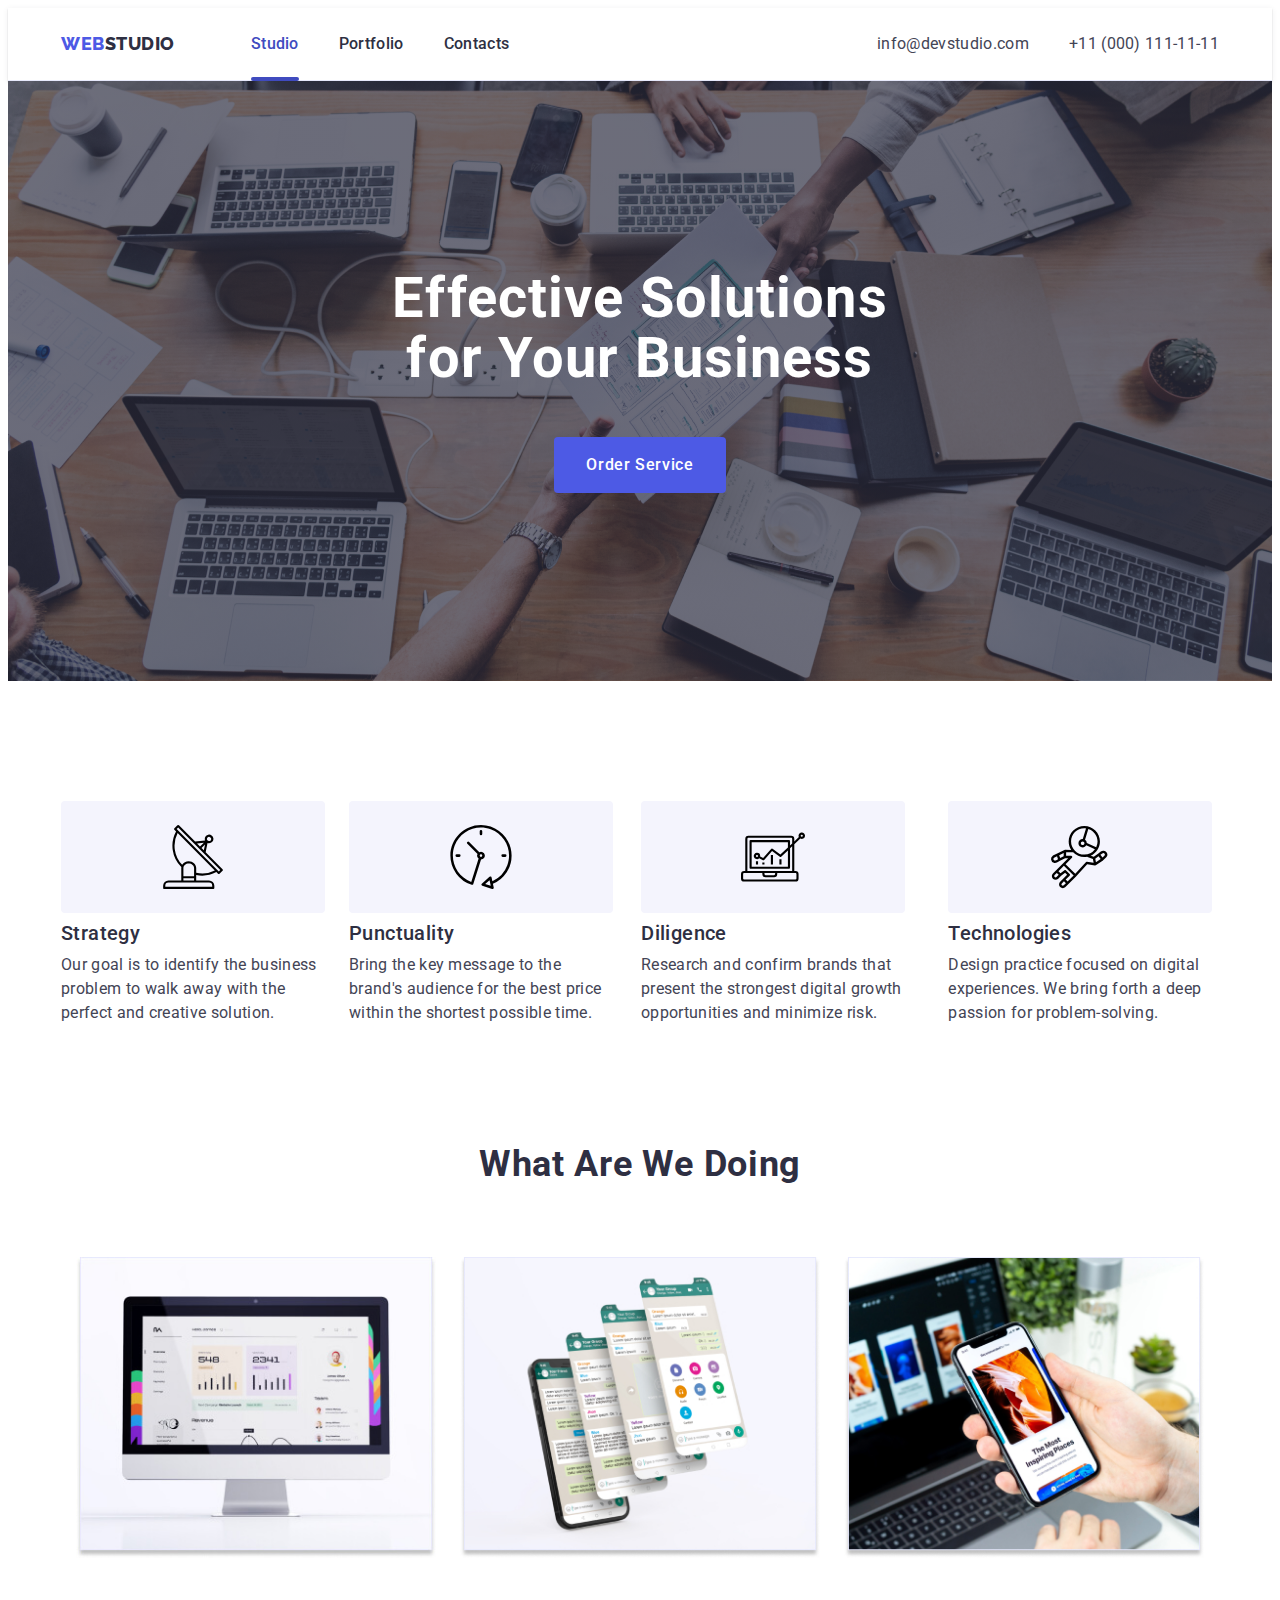
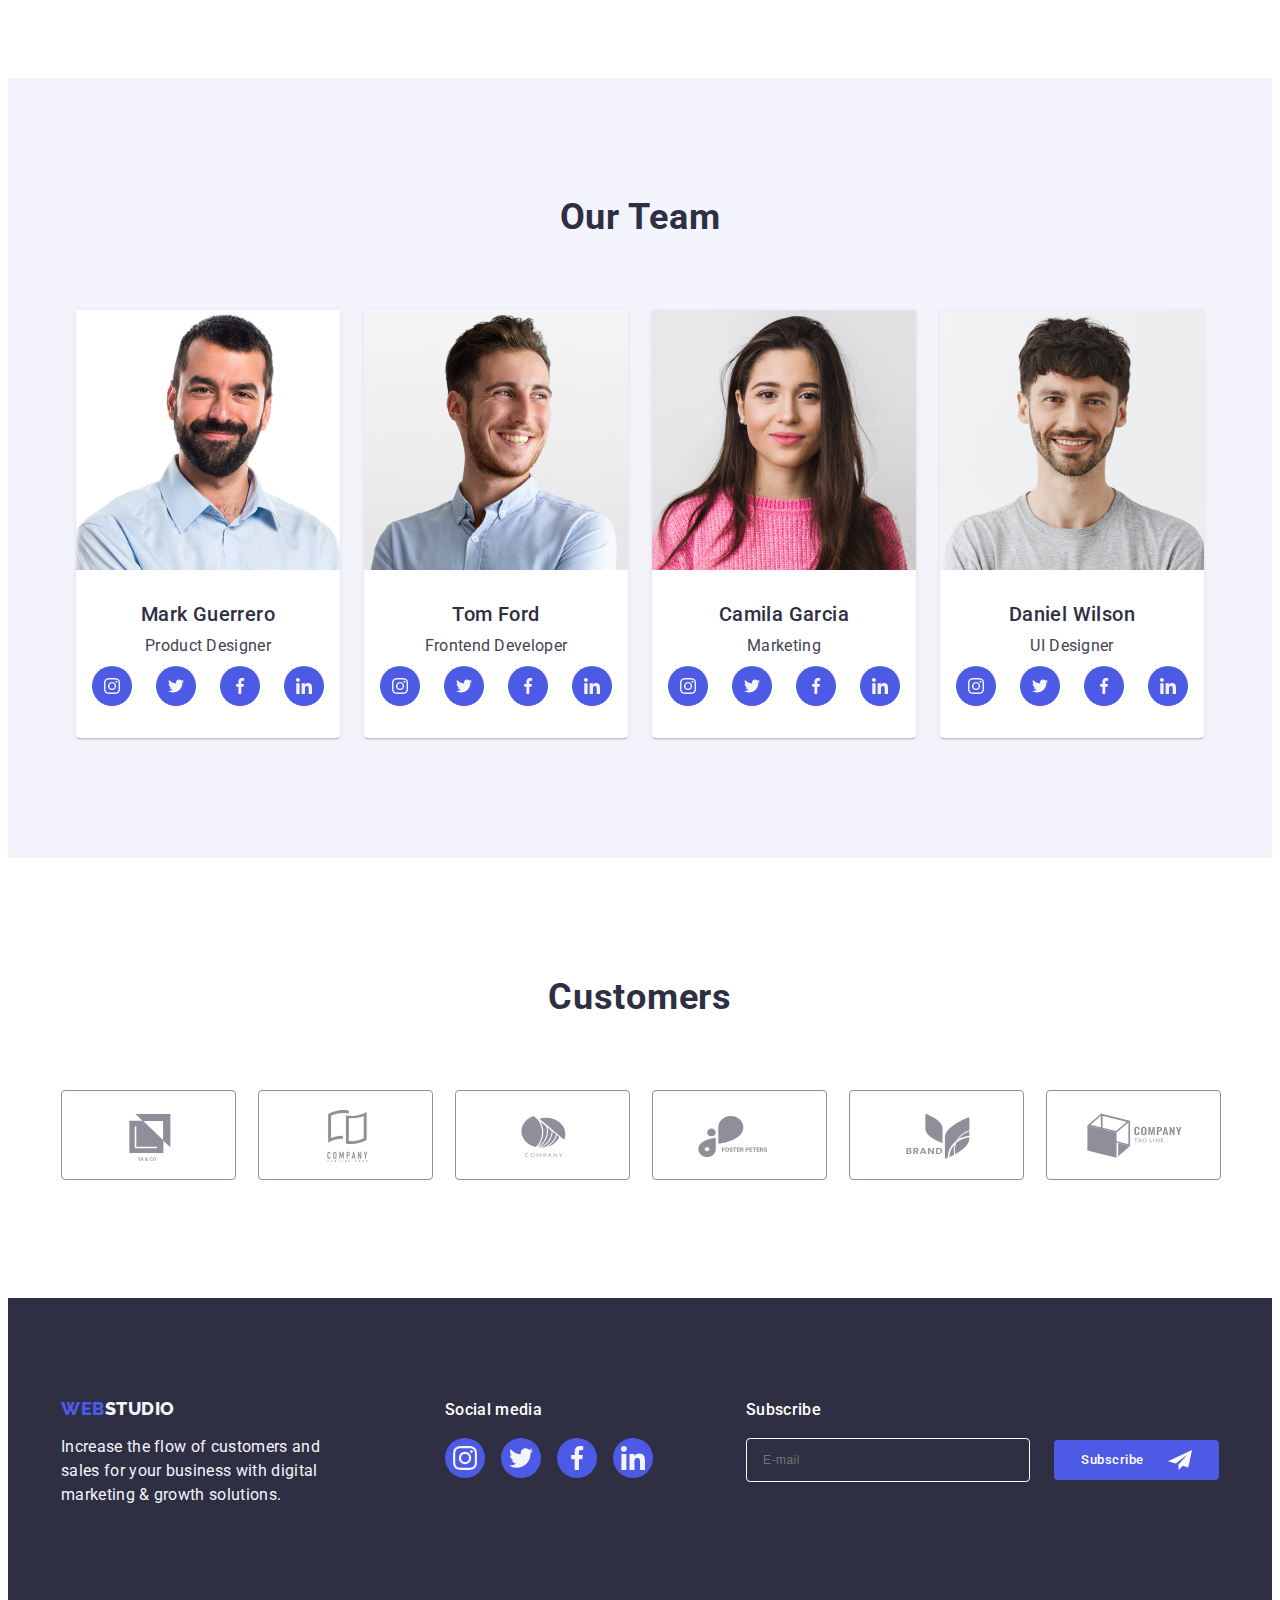
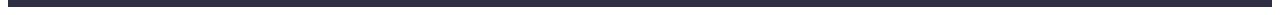
<file: index.html>
<!DOCTYPE html>

<html lang="en">

  <head>
    <meta charset="UTF-8" />
    <meta http-equiv="X-UA-Compatible" content="IE=edge" />
    <meta name="viewport" content="width=device-width, initial-scale=1.0" />
    <title>Webstudio</title>
    <link rel="stylesheet" href="https://cdnjs.cloudflare.com/ajax/libs/modern-normalize/1.1.0/modern-normalize.min.css"
      integrity="sha512-wpPYUAdjBVSE4KJnH1VR1HeZfpl1ub8YT/NKx4PuQ5NmX2tKuGu6U/JRp5y+Y8XG2tV+wKQpNHVUX03MfMFn9Q=="
      crossorigin="anonymous" referrerpolicy="no-referrer" />
    <link rel="preconnect" href="https://fonts.googleapis.com" />
    <link rel="preconnect" href="https://fonts.gstatic.com" crossorigin />
    <link href="https://fonts.googleapis.com/css2?family=Raleway:wght@800&family=Roboto:wght@400;500;700&display=swap"
      rel="stylesheet" />
    <link rel="stylesheet" href="./css/styles.css" />
  </head>

  <body>
    <header class="header">
      <div class="container header-container">
        <nav class="header-navigation">
          <a class="header-logo link" href="./index.html">
            Web <span class="logo-item">Studio</span></a>
          <ul class="header-list list">
            <li class="header-item">
              <a class="header-link link curent" href="./index.html">Studio</a>
            </li>
            <li class="header-item">
              <a class="header-link link" href="./portfolio.html">Portfolio</a>
            </li>
            <li class="header-item">
              <a class="header-link link" href="">Contacts</a>
            </li>
          </ul>
        </nav>
        <address class="header-address">
          <ul class="header-address-list list">
            <li>
              <a class="header-mail link" href="mailto:info@devstudio.com">info@devstudio.com</a>
            </li>
            <li>
              <a class="header-mail link" href="tel:+110001111111">+11 (000) 111-11-11</a>
            </li>
          </ul>
        </address>
      </div>
    </header>
    <main>
      <section class="hero">
        <div class="container">
          <h1 class="hero-main">Effective Solutions for Your Business</h1>
          <button class="hero-btn" data-modal-open type="button">Order Service</button>
        </div>
      </section>
      <section class="about section">
        <div class="container">
          <h2 class="about-name" hidden>features_</h2>
          <ul class="about-list list">
            <li class="about-item">
              <div class="about-page">
                <svg class="about-page-icon" width="64" height="64">
                  <use href="./images/icons.svg#icon-antenna"></use>
                </svg>
              </div>
              <h3 class="about-title">Strategy</h3>
              <p class="about-top-text top-text">
                Our goal is to identify the business problem to walk away with
                the perfect and creative solution.
              </p>
            </li>
            <li class="about-item">
              <div class="about-page">
                <svg class="about-page-icon" width="64" height="64">
                  <use href="./images/icons.svg#icon-clock"></use>
                </svg>
              </div>
              <h3 class="about-title">Punctuality</h3>
              <p class="about-top-text top-text">
                Bring the key message to the brand's audience for the best price
                within the shortest possible time.
              </p>
            </li>
            <li class="about-item">
              <div class="about-page">
                <svg class="about-page-icon" width="64" height="64">
                  <use href="./images/icons.svg#icon-diagram"></use>
                </svg>
              </div>
              <h3 class="about-title">Diligence</h3>
              <p class="about-top-text top-text">
                Research and confirm brands that present the strongest digital
                growth opportunities and minimize risk.
              </p>
            </li>
            <li class="about-item">
              <div class="about-page">
                <svg class="about-page-icon" width="64" height="64">
                  <use href="./images/icons.svg#icon-astronaut"></use>
                </svg>
              </div>
              <h3 class="about-title">Technologies</h3>
              <p class="about-top-text top-text">
                Design practice focused on digital experiences. We bring forth a
                deep passion for problem-solving.
              </p>
            </li>
          </ul>
        </div>
      </section>
      <section class="pictures-section">
        <div class="container">
          <h2 class="pictures-title">What are we doing</h2>
          <ul class="pictures-list list">
            <li class="pictures-item">
              <img src="./images/img1.jpg" alt="computer" width="360" />
            </li>
            <li class="pictures-item">
              <img src="./images/img2.jpg" alt="phone" width="360" />
            </li>
            <li class="pictures-item">
              <img src="./images/img3.jpg" alt="phone and computer" width="360" />
            </li>
          </ul>
        </div>
      </section>
      <section class="team section">
        <div class="container">
          <h2 class="team-title">Our Team</h2>
          <ul class="team-list list">
            <li class="team-item">
              <img src="./images/img.jpg" alt="Mark Guerrero" width="264" />
              <div class="team-description">
                <h3 class="team-top-text">Mark Guerrero</h3>
                <p class="team-text top-text">Product Designer</p>
                <ul class="team-soc-list list">
                  <li class="team-soc-item">
                    <a href="" class="team-soc-link link">
                      <svg class="team-soc-icon" width="16" height="16">
                        <use href="./images/icons.svg#icon-instagram"></use>
                      </svg>
                    </a>
                  </li>
                  <li class="team-soc-item">
                    <a href="" class="team-soc-link link">
                      <svg class="team-soc-icon" width="16" height="16">
                        <use href="./images/icons.svg#icon-twitter"></use>
                      </svg>
                    </a>
                  </li>
                  <li class="team-soc-item">
                    <a href="" class="team-soc-link link">
                      <svg class="team-soc-icon" width="16" height="16">
                        <use href="./images/icons.svg#icon-facebook"></use>
                      </svg>
                    </a>
                  </li>
                  <li class="team-soc-item">
                    <a href="" class="team-soc-link link">
                      <svg class="team-soc-icon" width="16" height="16">
                        <use href="./images/icons.svg#icon-linkedin"></use>
                      </svg>
                    </a>
                  </li>
                </ul>
              </div>
            </li>
            <li class="team-item">
              <img src="./images/img(1).jpg" alt="Tom Ford" width="264" />
              <div class="team-description">
                <h3 class="team-top-text">Tom Ford</h3>
                <p class="team-text top-text">Frontend Developer</p>
                <ul class="team-soc-list list">
                  <li class="team-soc-item">
                    <a href="" class="team-soc-link link">
                      <svg class="team-soc-icon" width="16" height="16">
                        <use href="./images/icons.svg#icon-instagram"></use>
                      </svg>
                    </a>
                  </li>
                  <li class="team-soc-item">
                    <a href="" class="team-soc-link link">
                      <svg class="team-soc-icon" width="16" height="16">
                        <use href="./images/icons.svg#icon-twitter"></use>
                      </svg>
                    </a>
                  </li>
                  <li class="team-soc-item">
                    <a href="" class="team-soc-link link">
                      <svg class="team-soc-icon" width="16" height="16">
                        <use href="./images/icons.svg#icon-facebook"></use>
                      </svg>
                    </a>
                  </li>
                  <li class="team-soc-item">
                    <a href="" class="team-soc-link link">
                      <svg class="team-soc-icon" width="16" height="16">
                        <use href="./images/icons.svg#icon-linkedin"></use>
                      </svg>
                    </a>
                  </li>
                </ul>
              </div>
            </li>
            <li class="team-item">
              <img src="./images/img(2).jpg" alt="Camila Garcia" width="264" />
              <div class="team-description">
                <h3 class="team-top-text">Camila Garcia</h3>
                <p class="team-text top-text">Marketing</p>
                <ul class="team-soc-list list">
                  <li class="team-soc-item">
                    <a href="" class="team-soc-link link">
                      <svg class="team-soc-icon" width="16" height="16">
                        <use href="./images/icons.svg#icon-instagram"></use>
                      </svg>
                    </a>
                  </li>
                  <li class="team-soc-item">
                    <a href="" class="team-soc-link link">
                      <svg class="team-soc-icon" width="16" height="16">
                        <use href="./images/icons.svg#icon-twitter"></use>
                      </svg>
                    </a>
                  </li>
                  <li class="team-soc-item">
                    <a href="" class="team-soc-link link">
                      <svg class="team-soc-icon" width="16" height="16">
                        <use href="./images/icons.svg#icon-facebook"></use>
                      </svg>
                    </a>
                  </li>
                  <li class="team-soc-item">
                    <a href="" class="team-soc-link link">
                      <svg class="team-soc-icon" width="16" height="16">
                        <use href="./images/icons.svg#icon-linkedin"></use>
                      </svg>
                    </a>
                  </li>
                </ul>
              </div>
            </li>
            <li class="team-item">
              <img src="./images/img(3).jpg" alt="Daniel Wilson" width="264" />
              <div class="team-description">
                <h3 class="team-top-text">Daniel Wilson</h3>
                <p class="team-text top-text">UI Designer</p>
                <ul class="team-soc-list list">
                  <li class="team-soc-item">
                    <a href="" class="team-soc-link link">
                      <svg class="team-soc-icon" width="16" height="16">
                        <use href="./images/icons.svg#icon-instagram"></use>
                      </svg>
                    </a>
                  </li>
                  <li class="team-soc-item">
                    <a href="" class="team-soc-link link">
                      <svg class="team-soc-icon" width="16" height="16">
                        <use href="./images/icons.svg#icon-twitter"></use>
                      </svg>
                    </a>
                  </li>
                  <li class="team-soc-item">
                    <a href="" class="team-soc-link link">
                      <svg class="team-soc-icon" width="16" height="16">
                        <use href="./images/icons.svg#icon-facebook"></use>
                      </svg>
                    </a>
                  </li>
                  <li class="team-soc-item">
                    <a href="" class="team-soc-link link">
                      <svg class="team-soc-icon" width="16" height="16">
                        <use href="./images/icons.svg#icon-linkedin"></use>
                      </svg>
                    </a>
                  </li>
                </ul>
              </div>
            </li>
          </ul>
        </div>
      </section>
      <section class="section">
        <div class="container">
          <h2 class="title-customers">Customers</h2>
          <ul class="list-icon-customers list">
            <li class="item-icon-customers">
              <a class="link-icon-customers link" href="">
                <svg class="svg-image-customers" width="104" height="56">
                  <use href="./images/icons.svg#icon-Logo"></use>
                </svg>
              </a>
            </li>
            <li class="item-icon-customers">
              <a class="link-icon-customers link" href="">
                <svg class="svg-image-customers" width="104" height="56">
                  <use href="./images/icons.svg#icon-Logo-1"></use>
                </svg>
              </a>
            </li>
            <li class="item-icon-customers">
              <a class="link-icon-customers link" href="">
                <svg class="svg-image-customers" width="104" height="56">
                  <use href="./images/icons.svg#icon-Logo-2"></use>
                </svg>
              </a>
            </li>
            <li class="item-icon-customers">
              <a class="link-icon-customers link" href="">
                <svg class="svg-image-customers" width="104" height="56">
                  <use href="./images/icons.svg#icon-Logo-3"></use>
                </svg>
              </a>
            </li>
            <li class="item-icon-customers">
              <a class="link-icon-customers link" href="">
                <svg class="svg-image-customers" width="104" height="56">
                  <use href="./images/icons.svg#icon-Logo-4"></use>
                </svg>
              </a>
            </li>
            <li class="item-icon-customers">
              <a class="link-icon-customers link" href="">
                <svg class="svg-image-customers" width="104" height="56">
                  <use href="./images/icons.svg#icon-Logo-5"></use>
                </svg>
              </a>
            </li>
          </ul>
        </div>
      </section>
    </main>
    <footer class="footer section section-footer">
      <div class="container container-item">
        <div class="footer-container">
          <a class="footer-logo link" href="./index.html">Web <span class="footer-logo-item">Studio</span>
          </a>
          <p class="footer-text top-text">
            Increase the flow of customers and sales for your business with
            digital marketing & growth solutions.
          </p>
        </div>
        <div class="footer-soc">
          <p class="footer-title top-text">Social media</p>
          <ul class="footer-soc-list list">
            <li class="footer-soc-item">
              <a href="" class="footer-soc-link link">
                <svg class="team-soc-icon" width="24" height="24">
                  <use href="./images/icons.svg#icon-instagram"></use>
                </svg>
              </a>
            </li>
            <li class="footer-soc-item">
              <a href="" class="footer-soc-link link">
                <svg class="team-soc-icon" width="24" height="24">
                  <use href="./images/icons.svg#icon-twitter"></use>
                </svg>
              </a>
            </li>
            <li class="footer-soc-item">
              <a href="" class="footer-soc-link link">
                <svg class="team-soc-icon" width="24" height="24">
                  <use href="./images/icons.svg#icon-facebook"></use>
                </svg>
              </a>
            </li>
            <li class="footer-soc-item">
              <a href="" class="footer-soc-link link">
                <svg class="team-soc-icon" width="24" height="24">
                  <use href="./images/icons.svg#icon-linkedin"></use>
                </svg>
              </a>
            </li>
          </ul>
        </div>
        <div class="footer-sub">
          <p class="footer-title">Subscribe</p>
          <form class="footer-form"><input name="footer-email" placeholder="E-mail" type="email" class="footer-input">
            <button type="submit" class="footer-button">
              Subscribe
              <svg class="footer-sub-icon" width="24" height="24">
                <use href="./images/symbol-defs.svg#icon-plan"></use>
              </svg>
            </button>
          </form>
        </div>
      </div>
     
    </footer>
    <div class="backdrop is-hidden" data-modal>
      <div class="modal">
        <button class="btn-close-modal" data-modal-close type="button">
          <svg class="modal-icon-close" width="8" height="8">
            <use href="./images/icons.svg#icon-close"></use>
          </svg>
        </button>
        <p class="modal-title">Leave your contacts and we will call you back</p>
        <form class="modal-form">
          <div class="modal-fild">
            <label for="user-name" class="modal-label">Name</label>
            <div class="modal-input-wrap">
              <input id="user-name" type="text" class="modal-input">
              <svg class="modal-icon" width="18" height="24">
                <use href="./images/symbol-defs.svg#icon-person"></use>

              </svg>
            </div>
          </div>
          <div class="modal-fild">
            <label for="user-phone" class="modal-label">Phone</label>
            <div class="modal-input-wrap">
              <input type="text" id="user-phone" name="user-phone" class="modal-input">
              <svg class="modal-icon" width="18" height="24">
                <use href="./images/symbol-defs.svg#icon-phone"></use>
              </svg>
            </div>
          </div>
          <div class="modal-fild">
            <label for="user-email" class="modal-label">Email</label>
            <div class="modal-input-wrap">
              <input type="text" name="user-email" id="user-email" class="modal-input">
              <svg class="modal-icon" width="18" height="24">
                <use href="./images/symbol-defs.svg#icon-email"></use>
              </svg>
            </div>
          </div>
          <div class="modal-fild texteria-fild"><label for="user-comment" class="modal-label">Comment</label><textarea name="user-comment" placeholder="Text input" id="user-comment" cols="30" rows="10"
              class="modal-coment"></textarea></div>
          <div class="modal-fild modal-fild-chek"><input type="checkbox" name="user-privacy" class="input-chek visually-hidden" id="user-privacy">
            <label for="user-privacy" class="input-chek-text">
              <span class="chek-empty">
                <svg class="input-chek-icon" width="10" height="8">
                  <use href="./images/symbol-defs.svg#icon-chek"></use>
                </svg>
              </span>
              I accept the terms and conditions of the  <a href="" class="input-chek-link">Privacy Policy</a>
            </label>
          </div>
          <button type="submit" class="modal-button">Send</button>
        </form>
      </div>
    </div>
    <script src="./js/modal.js"></script>
  </body>

</html>
</file>
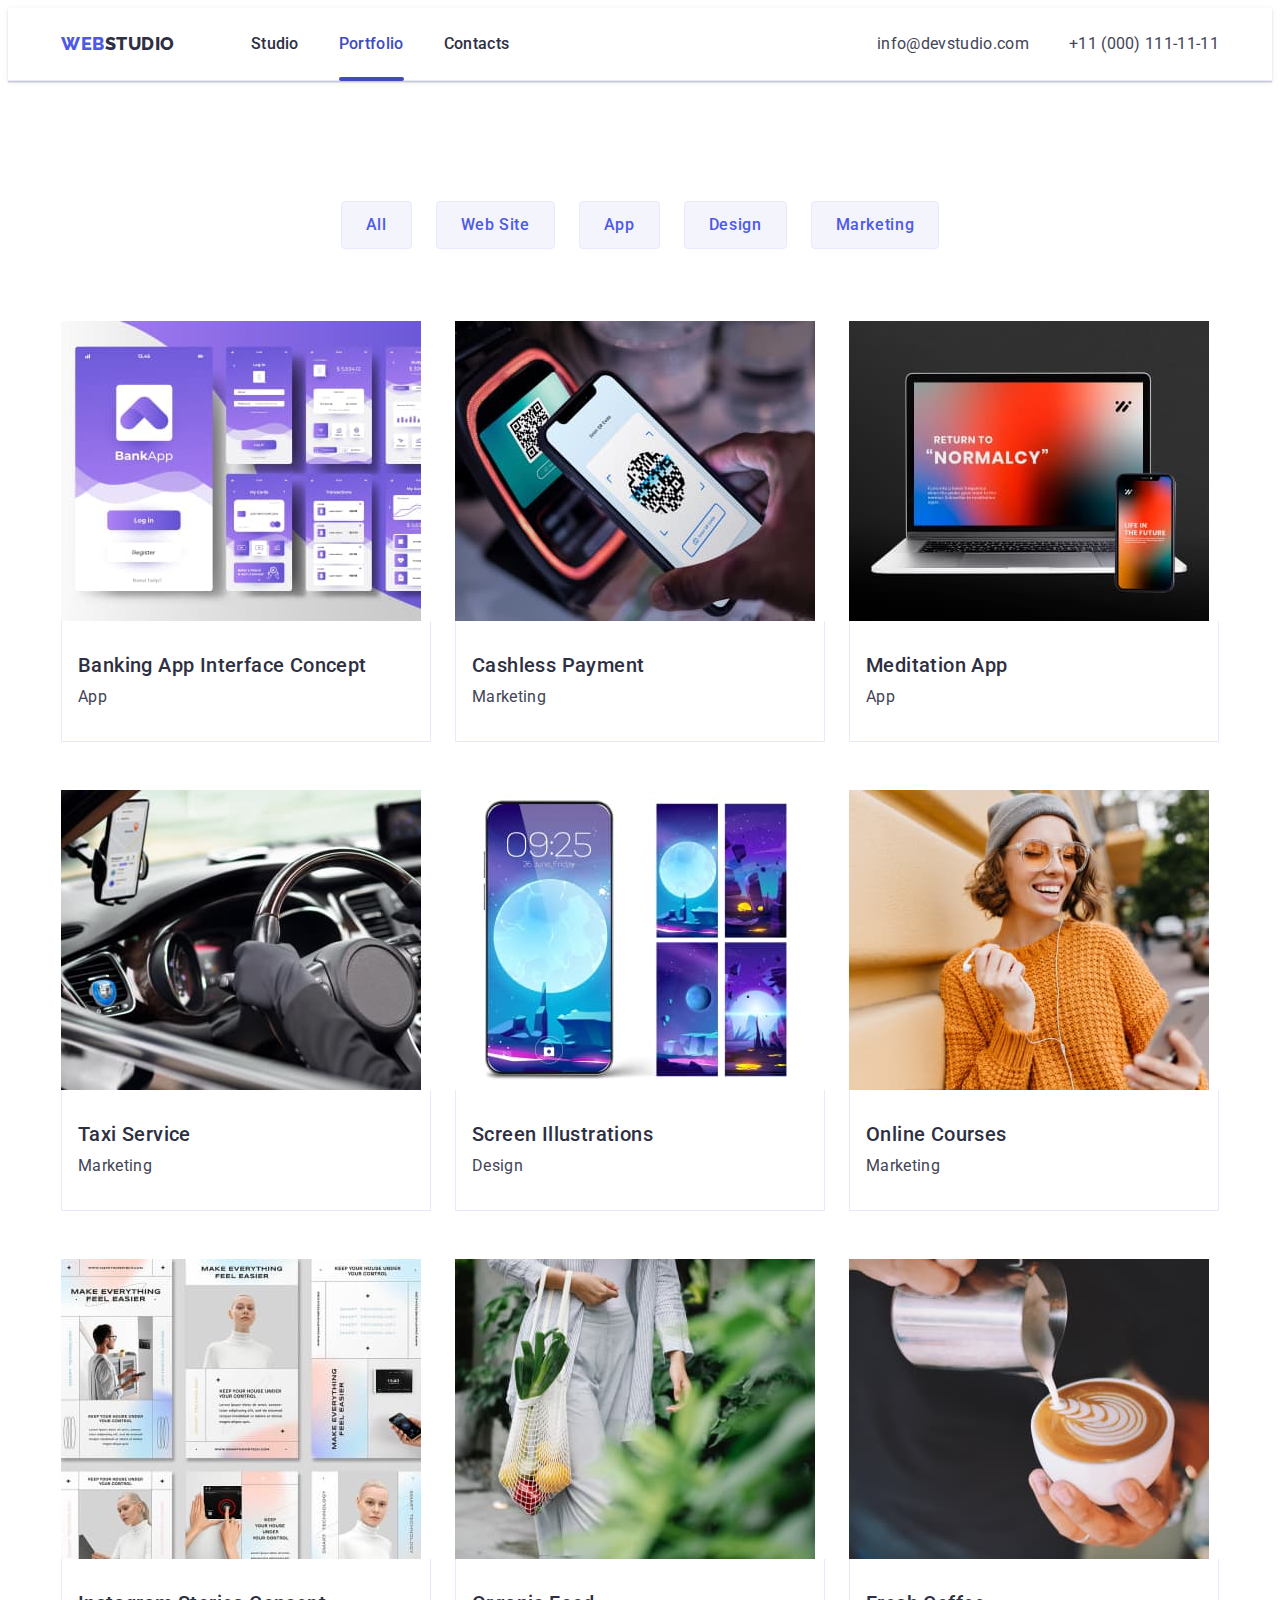
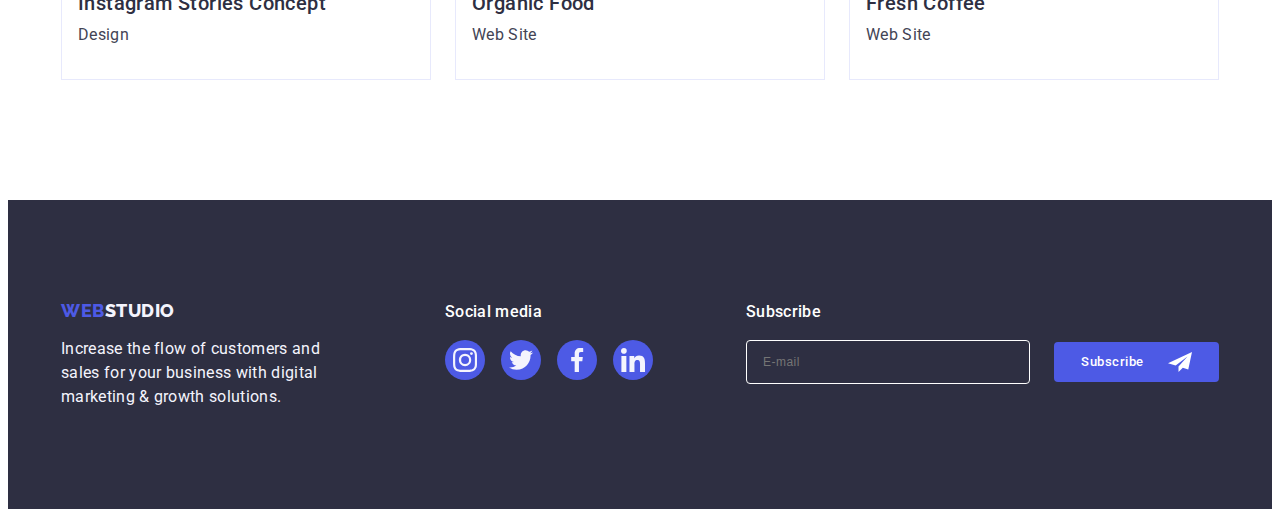
<file: portfolio.html>
<!DOCTYPE html>

<html lang="en">
  <head>
    <meta charset="UTF-8" />
    <meta http-equiv="X-UA-Compatible" content="IE=edge" />
    <meta name="viewport" content="width=device-width, initial-scale=1.0" />
    <title>Webstudio</title>
    <link
      rel="stylesheet"
      href="https://cdnjs.cloudflare.com/ajax/libs/modern-normalize/1.1.0/modern-normalize.min.css"
      integrity="sha512-wpPYUAdjBVSE4KJnH1VR1HeZfpl1ub8YT/NKx4PuQ5NmX2tKuGu6U/JRp5y+Y8XG2tV+wKQpNHVUX03MfMFn9Q=="
      crossorigin="anonymous"
      referrerpolicy="no-referrer"
    />
    <link rel="preconnect" href="https://fonts.googleapis.com" />
    <link rel="preconnect" href="https://fonts.gstatic.com" crossorigin />
    <link
      href="https://fonts.googleapis.com/css2?family=Raleway:wght@800&family=Roboto:wght@400;500;700&display=swap"
      rel="stylesheet"
    />
    <link rel="stylesheet" href="./css/styles.css" />
  </head>
  <body>
    <header class="header header-border">
      <div class="container header-container">
        <nav class="header-navigation">
          <a class="header-logo link" href="./index.html">
            Web <span class="logo-item">Studio</span></a
          >
          <ul class="header-list list">
            <li class="header-item">
              <a class="header-link link" href="./index.html">Studio</a>
            </li>
            <li class="header-item">
              <a class="header-link link curent" href="./portfolio.html">Portfolio</a>
            </li>
            <li class="header-item">
              <a class="header-link link" href="">Contacts</a>
            </li>
          </ul>
        </nav>
        <address class="header-address">
          <ul class="header-address-list list">
            <li>
              <a class="header-mail link" href="mailto:info@devstudio.com"
                >info@devstudio.com</a
              >
            </li>
            <li>
              <a class="header-mail link" href="tel:+110001111111"
                >+11 (000) 111-11-11</a
              >
            </li>
          </ul>
        </address>
      </div>
    </header>
    <main>
      <section class="work section">
        <div class="container">
          <h1 hidden>filter</h1>
          <ul class="buttons-list list">
            <li><button class="buttons-item" type="button">All</button></li>
            <li>
              <button class="buttons-item" type="button">Web Site</button>
            </li>
            <li><button class="buttons-item" type="button">App</button></li>
            <li><button class="buttons-item" type="button">Design</button></li>
            <li>
              <button class="buttons-item" type="button">Marketing</button>
            </li>
          </ul>
       <ul class="project-list list">
            <li class="project-item link">
              <a href="" class="project-link link">
                <div class="overlay-wrap">
                <img src="./images/portfolio/imgp1.jpg" alt="Banking App" width="360" />
                <p class="card-text">14 Stylish and User-Friendly App Design Concepts · Task Manager App · Calorie Tracker App · Exotic Fruit Ecommerce App · Cloud Storage App</p>
               </div>
                <div class="project-description">
                  <h2 class="project-title">Banking App Interface Concept</h2>
                  <p class="project-text">App</p>
                </div></a
              >
            </li>
            <li class="project-item link">
              <a href="" class="project-link link">
                <div class="overlay-wrap">
                <img src="./images/portfolio/imgp2.jpg" alt="Cashless Payment" width="360"/>
                <p class="card-text">14 Stylish and User-Friendly App Design Concepts · Task Manager App · Calorie Tracker App · Exotic Fruit Ecommerce App · Cloud Storage App</p>
              </div>
                <div class="project-description">
                  <h2 class="project-title">Cashless Payment</h2>
                  <p class="project-text">Marketing</p>
                </div></a
              >
            </li>
            <li class="project-item link">
              <a href="" class="project-link link">
                <div class="overlay-wrap">
            
                <img
                  src="./images/portfolio/imgp3.jpg"
                  alt="Meditation App"
                  width="360"
                />
                <p class="card-text">14 Stylish and User-Friendly App Design Concepts · Task Manager App · Calorie Tracker App · Exotic Fruit Ecommerce App · Cloud Storage App</p>
              </div>
                <div class="project-description">
                  <h2 class="project-title">Meditation App</h2>
                  <p class="project-text">App</p>
                </div></a
              >
            </li>
            <li class="project-item link">
              <a href="" class="project-link link">
                <div class="overlay-wrap">
                <img src="./images/portfolio/imgp4.jpg" alt="Taxi Service" width="360" />
                <p class="card-text">14 Stylish and User-Friendly App Design Concepts · Task Manager App · Calorie Tracker App · Exotic Fruit Ecommerce App · Cloud Storage App</p>
              </div>
                <div class="project-description">
                  <h2 class="project-title">Taxi Service</h2>
                  <p class="project-text">Marketing</p>
                </div></a
              >
            </li>
            <li class="project-item link">
              <a href="" class="project-link link">
                <div class="overlay-wrap">
                <img
                  src="./images/portfolio/imgp5.jpg"
                  alt="Screen Illustrations"
                  width="360"
                />
                <p class="card-text">14 Stylish and User-Friendly App Design Concepts · Task Manager App · Calorie Tracker App · Exotic Fruit Ecommerce App · Cloud Storage App</p>
              </div>
                <div class="project-description">
                  <h2 class="project-title">Screen Illustrations</h2>
                  <p class="project-text">Design</p>
                </div></a
              >
            </li>
            <li class="project-item link">
              <a href="" class="project-link link">
                <div class="overlay-wrap">
                <img
                  src="./images/portfolio/imgp6.jpg"
                  alt="Online Courses"
                  width="360"
                />
                <p class="card-text">14 Stylish and User-Friendly App Design Concepts · Task Manager App · Calorie Tracker App · Exotic Fruit Ecommerce App · Cloud Storage App</p>
                
              </div>
              <div class="project-description">
                  <h2 class="project-title">Online Courses</h2>
                  <p class="project-text">Marketing</p>
                </div></a
              >
            </li>
            <li class="project-item link">
              <a href="" class="project-link link">
                <div class="overlay-wrap">
                <img
                  src="./images/portfolio/imgp7.jpg"
                  alt="Instagram Stories Concept"
                  width="360"
                />
                <p class="card-text">14 Stylish and User-Friendly App Design Concepts · Task Manager App · Calorie Tracker App · Exotic Fruit Ecommerce App · Cloud Storage App</p>
              </div>
                <div class="project-description">
                  <h2 class="project-title">Instagram Stories Concept</h2>
                  <p class="project-text">Design</p>
                </div></a
              >
            </li>
            <li class="project-item link">
              <a href="" class="project-link link">
                <div class="overlay-wrap">
                <img src="./images/portfolio/imgp8.jpg" alt="Organic Food" width="360" />
                <p class="card-text">14 Stylish and User-Friendly App Design Concepts · Task Manager App · Calorie Tracker App · Exotic Fruit Ecommerce App · Cloud Storage App</p>
              </div>
                <div class="project-description">
                  <h2 class="project-title">Organic Food</h2>
                  <p class="project-text">Web Site</p>
                </div></a
              >
            </li>
            <li class="project-item link">
              <a href="" class="project-link link">
                <div class="overlay-wrap">
                <img src="./images/portfolio/imgp9.jpg" alt="Fresh Coffee" width="360" />
                <p class="card-text">14 Stylish and User-Friendly App Design Concepts · Task Manager App · Calorie Tracker App · Exotic Fruit Ecommerce App · Cloud Storage App</p>
              </div>
                <div class="project-description">

                  <h2 class="project-title">Fresh Coffee</h2>
                  <p class="project-text">Web Site</p>
                </div></a
              >
            </li>
          </ul>
        </div>
      </section>
    </main>
    <footer class="footer section section-footer">
      <div class="container container-item">
        <div class="footer-container">
          <a class="footer-logo link" href="./index.html"
            >Web <span class="footer-logo-item">Studio</span>
          </a>
          <p class="footer-text top-text">
            Increase the flow of customers and sales for your business with
            digital marketing & growth solutions.
          </p>
        </div>
        <div class="footer-soc">
          <p class="footer-title top-text">Social media</p>
          <ul class="footer-soc-list list">
            <li class="footer-soc-item">
              <a href="" class="footer-soc-link link">
                <svg class="team-soc-icon" width="24" height="24">
                  <use href="./images/icons.svg#icon-instagram"></use>
                </svg>
              </a>
            </li>
            <li class="footer-soc-item">
              <a href="" class="footer-soc-link link">
                <svg class="team-soc-icon" width="24" height="24">
                  <use href="./images/icons.svg#icon-twitter"></use>
                </svg>
              </a>
            </li>
            <li class="footer-soc-item">
              <a href="" class="footer-soc-link link">
                <svg class="team-soc-icon" width="24" height="24">
                  <use href="./images/icons.svg#icon-facebook"></use>
                </svg>
              </a>
            </li>
            <li class="footer-soc-item">
              <a href="" class="footer-soc-link link">
                <svg class="team-soc-icon" width="24" height="24">
                  <use href="./images/icons.svg#icon-linkedin"></use>
                </svg>
              </a>
            </li>
          </ul>
        </div>
        <div class="footer-sub">
          <p class="footer-title">Subscribe</p>
          <form class="footer-form"><input name="footer-email" placeholder="E-mail" type="email" class="footer-input">
            <button type="submit" class="footer-button">
              Subscribe
              <svg class="footer-sub-icon" width="24" height="24">
                <use href="./images/symbol-defs.svg#icon-plan"></use>
              </svg>
            </button>
          </form>
        </div>
      </div>
    </footer>
  </body>
</html>
</file>
<file: css/styles.css>
:root {
    --color-iris: #4d5ae5;
    --color-slate: #434455;
    --color-navy-blue: #2e2f42;
    --color-white: #ffffff;
    --bg-gradient: linear-gradient(rgba(46, 47, 66, 0.7),
            rgba(46, 47, 66, 0.7));
            --timing-function:250ms cubic-bezier(0.4, 0, 0.2, 1);
}
.visually-hidden {
    position: absolute;
    width: 1px;
    height: 1px;
    margin: -1px;
    border: 0;
    padding: 0;
    
    white-space: nowrap;
    clip-path: inset(100%);
    clip: rect(0 0 0 0);
    overflow: hidden;
  }

p,
h1,
h2,
h3,
h4,
h5,
h6 {
    margin: 0px;
}

ul {
    margin: 0px;
    padding-left: 0px;
}

.section {
    padding-top: 120px;
    padding-bottom: 120px;
}

img {
    display: block;
    max-width: 100%;


}

.container {
    max-width: 1158px;
    padding-left: 15px;
    padding-right: 15px;
    margin: 0 auto;
}

body {
    font-family: "Roboto", sans-serif;
    color: var(--color-slate);
    background-color: var(--color-white);


}

.top-text {
    font-weight: 400;
    font-size: 16px;
    line-height: 1.5;
    letter-spacing: 0.02em;

}

.list {
    list-style: none;
    display: flex;
}

.link {
    text-decoration: none;
}

/* HEADER */

.header-container {
    display: flex;
}

.header {
   
    border-bottom: 1px solid #E7E9FC;
    box-shadow: 0px 2px 1px rgba(46, 47, 66, 0.08), 0px 1px 1px rgba(46, 47, 66, 0.16), 0px 1px 6px rgba(46, 47, 66, 0.08);
}


.header-navigation {
    display: flex;
    align-items: center;
    margin-right: auto;
}

.header-logo {
    font-family: "Raleway", sans-serif;
    font-weight: 800;
    font-size: 18px;
    line-height: 1.17;
    display: flex;
    align-items: center;
    letter-spacing: 0.03em;
    text-transform: uppercase;
    color: var(--color-iris);
    text-decoration: none;
    margin-right: 76px;

}

.logo-item {
    font-weight: 800;
    font-size: 18px;
    line-height: 1.33;
    display: flex;
    align-items: center;
    letter-spacing: 0.03em;
    text-transform: uppercase;
    color: var(--color-navy-blue);
}
.header-link.curent {
    color: #404BBF;
    position: relative;
}
.curent::after {
    content:"" ;
    height: 4px;
left: 0;
position: absolute;
width: 100%;

bottom: -1px;

background: #404BBF;
border-radius: 2px;
}
.header-list {

    gap: 40px;
}

.header-item {
    text-decoration: none;

}

.header-link {
    font-weight: 500;
    font-size: 16px;
    line-height: 1.5;
    letter-spacing: 0.02em;
    color: #2e2f42;
    text-decoration: none;
    padding: 24px 0;
    display: block;
    transition: color var(--timing-function);

}

.header-link:hover,
.header-link:focus {
    color: #404bbf;
}

.header-address {
    font-style: normal;
    color: var(--color-slate);
    text-decoration: none;
    display: flex;

}

.header-address-list {
    justify-content: flex-end;
    gap: 40px;
}

.header-address {
    text-decoration: none;
}

.address-item {}

.header-mail {
    padding: 24px 0;
    display: block;
   font-weight: 400;
    font-size: 16px;
    line-height: 1.5;
    letter-spacing: 0.02em;
    color: var(--color-slate);
    text-decoration: none;
    transition: color var(--timing-function);
}

.header-mail:is(:hover, :focus) {
    color: #404bbf;
}

/* HERO */
.hero {
    background-color: var(--color-navy-blue);
    background-image: linear-gradient(rgba(46, 47, 66, 0.7), rgba(46, 47, 66, 0.7)), url(../images/people-office.jpg);
    background-repeat: no-repeat;
    background-position: center;
    background-size: cover;
    padding-top: 188px;
    padding-bottom: 188px;
    max-width: 1440px;
    margin: 0 auto;
  
}

.hero-main {
    font-weight: 700;
    font-size: 56px;
    line-height: 1.07;
    text-align: center;
    letter-spacing: 0.02em;
    color: var(--color-white);
    margin-bottom: 48px;
    width: 496px;
    margin-left: auto;
    margin-right: auto;

}

.hero-btn {
    background-color: #4D5AE5;
    font-family: inherit;
    font-weight: 500;
    font-size: 16px;
    line-height: 1.5;
    display: flex;
    flex-direction: row;
    align-items: center;
    padding: 16px 32px;
    gap: 10px;
    letter-spacing: 0.04em;
    color: var(--color-white);
    flex: none;
    order: 0;
    flex-grow: 0;
    cursor: pointer;
    border-radius: 4px;
    margin: 0 auto;
    margin-top: 48px;
    border: none;
    transition: background-color var(--timing-function);
}

.hero-btn:hover,
.hero-btn:focus {
    background-color: #404BBF;
}

/* ABOUT */
.about {}

.about-page {
    width: 264px;
    height: 112px;
    background: #F4F4FD;
    border-radius: 4px;
    display: flex;
    justify-content: center;
    align-items: center;
    margin-bottom: 8px;
}

.about-page-icon {}

.about-list {
    display: flex;
    justify-content: center;
    gap: 24px;
}

.about-item {}

.about-title {
    font-weight: 500;
    font-size: 20px;
    line-height: 1.2;
    letter-spacing: 0.02em;
    color: var(--color-navy-blue);
    margin-bottom: 8px;

}

.about-top-text {
    color: var(--color-slate);
}

/* PICTURES */
.pictures {}

.pictures-title {
    font-weight: 700;
    font-size: 36px;
    line-height: 1.11;
    text-align: center;
    letter-spacing: 0.02em;
    text-transform: capitalize;
    color: var(--color-navy-blue);
    margin-bottom: 72px;

}

.pictures-list {
    display: flex;
    justify-content: center;
    gap: 24px;
}

.pictures-item {}

.pictures-section {
    padding-top: none;
    padding-bottom: 120px;
}


/* TEAM */
.team {
    background-color: #F4F4FD;

}

.team-title {
    font-weight: 700;
    font-size: 36px;
    line-height: 1.11;
    text-align: center;
    letter-spacing: 0.02em;
    text-transform: capitalize;
    color: var(--color-navy-blue);
    margin-bottom: 72px;

}

.team-list {
    display: flex;
    justify-content: center;
    gap: 24px;
}

.team-item {
    background-color: #FFFFFF;
    gap: 32px;
    box-shadow: 0px 1px 6px rgba(46, 47, 66, 0.08), 0px 1px 1px rgba(46, 47, 66, 0.16), 0px 2px 1px rgba(46, 47, 66, 0.08);
    border-radius: 0px 0px 4px 4px;
}

.team-top-text {
    font-weight: 500;
    font-size: 20px;
    line-height: 1.2;
    text-align: center;
    letter-spacing: 0.02em;
    color: var(--color-navy-blue);
}

.team-text {
    color: var(--color-slate);
    
}

.team-description {
    gap: 8px;
    display: flex;
    flex-direction: column;
    justify-content: center;
    align-items: center;
    padding: 32px 0;
    margin: 0 auto;

}

.team-soc-list {
    display: flex;
    justify-content: center;
    gap: 24px;
}

.team-soc-item {
    width: 40px;
    height: 40px;

}

.team-soc-link {
    width: 100%;
    height: 100%;
    border-radius: 50%;
    background-color: #4D5AE5;
    display: flex;
    align-items: center;
    justify-content: center;
transition: background-color var(--timing-function);
}

.team-soc-link:hover, 
.team-soc-link:focus {
    background-color: #404BBF;
}

.team-soc-icon {
    fill: #F4F4FD;
}

/* CUSTOMERS */

.title-customers {
    font-weight: 700;
    font-size: 36px;
    line-height: 1.1;
    text-align: center;
    letter-spacing: 0.02em;
    text-transform: capitalize;
    color: var(--color-navy-blue);
    margin-bottom: 72px;

}

.list-icon-customers {
    display: flex;
    justify-content: center;
    gap: 24px;
}

.item-icon-customers {
    
    width: calc((100% - 120px) / 6);
    height: 88px;
    
}

.link-icon-customers:hover,
.link-icon-customers:focus {
    border-color: #404BBF;
    color: #404BBF;
}

.link-icon-customers {
    width: 100%;
    height: 100%;
    color: #8E8F99;
    display: flex;
    justify-content: center;
    align-items: center;
    border: 1px solid #8E8F99;
    border-radius: 4px;
transition: border-color var(--timing-function), color var(--timing-function);
}



.svg-image-customers {
    fill: currentColor;
}

/* FOOTER */
.footer {
    background-color: var(--color-navy-blue);
    padding-top: 100px;
    padding-bottom: 100px;
}

.container-item {
    display: flex;
    align-items: baseline;
}

.footer-logo {
    font-family: "Raleway", sans-serif;
    font-weight: 800;
    font-size: 18px;
    line-height: 1.17;
    display: flex;
    align-items: center;
    letter-spacing: 0.03em;
    text-transform: uppercase;
    color: var(--color-iris);
    text-decoration: none;
    margin-bottom: 16px;
}

.footer-logo-item {
    color: #f4f4fd
}

.footer-text {
    color: #F4F4FD;
    width: 264px;
    height: 72px;
}

.footer-container {
    margin-right: 120px;
}

.section-footer {
    padding-top: 100px;
    padding-bottom: 100px;

}

.footer-title {
    color: #FFFFFF;
    margin-bottom: 16px;
    font-weight: 500;
}

.footer-soc {}

.footer-soc-list {
    display: flex;
    padding: 0px;
    gap: 16px;

}

.footer-soc-item {
    width: 40px;
    height: 40px;
}

.footer-soc-link {
    width: 100%;
    height: 100%;
    border-radius: 50%;
    background-color: #4d5ae5;
    display: flex;
    align-items: center;
    justify-content: center;
transition: background-color var(--timing-function);
}

.footer-soc-link:hover,
.footer-soc-link:focus {
    background-color: #31D0AA;
}
.footer-sub {
    margin-left: auto;
}
.footer-title {
    font-weight: 500;
font-size: 16px;
line-height: 24px;
margin-bottom: 16px;
letter-spacing: 0.02em;

}
.footer-form {
    display: flex;
    align-items: center;
}
.footer-input {
    width: 264px;
    height: 40px;
    border: 1px solid #FFFFFF;
    background-color: transparent;
    font-size: 12px;
    line-height: 1.5;
    letter-spacing: 0.04em;
    padding-left: 16px;
    margin-right: 24px;
    border-radius: 4px;
    color: #FFFFFF;
}
.footer-button {
    min-width: 165px;
    height: 40px;
    font-family: inherit;
    font-weight: 500;
    line-height: 1.5;
    letter-spacing: 0.04em;
    color: #FFFFFF;
    background-color: #4D5AE5;
    border-radius: 4px;
    border: none;
    display: flex;
    justify-content: center;
    align-items: center;
    gap: 24px;
    
}
.footer-button:hover,
.footer-button:focus {
    background-color: #404BBF;
}


.footer-sub-icon {
    fill: #FFFFFF;
}

/* Portfolio */
.button {}

.buttons-list {
    list-style: none;
    display: flex;
    justify-content: center;
    gap: 24px;
    margin-bottom: 72px;

}

.buttons-item {
    font-family: "Roboto", sans-serif;
    font-weight: 500;
    font-size: 16px;
    line-height: 1.5;
    display: flex;
    align-items: center;
    text-align: center;
    letter-spacing: 0.04em;
    color: var(--color-iris);
    cursor: pointer;
    background-color: #F4F4FD;
    height: 48px;
    min-width: 70px;
    padding: 12px 24px;
    border: 1px solid #E7E9FC;
    border-radius: 4px;
    transition: box-shadow var(--timing-function), border-color var(--timing-function), color var(--timing-function), background-color var(--timing-function); 

}

.buttons-item:hover,
.buttons-item:focus {
    box-shadow: 0px 3px 1px rgba(0, 0, 0, 0.1),
        0px 2px 1px rgba(0, 0, 0, 0.08),
        0px 2px 2px rgba(0, 0, 0, 0.12);
    border-color: transparent;
    color: var(--color-white);
    background-color: #404bbf;
}



/* Project */
.project {}

.project-list {
    display: flex;
    flex-wrap: wrap;
    gap: 48px 24px;

}

.project-item {
    flex-basis: calc((100% - 48px) / 3);
}

.project-link:hover,
.project-link:focus {
    box-shadow: 0px 1px 6px rgba(46, 47, 66, 0.08), 0px 1px 1px rgba(46, 47, 66, 0.16), 0px 2px 1px rgba(46, 47, 66, 0.08);
}

.project-link {
    display: block;
    max-width: 100%;
    height: auto;
    transition: box-shadow var(--timing-function);
}

.project-title {
    font-weight: 500;
    font-size: 20px;
    line-height: 1.2;
    letter-spacing: 0.02em;
    color: var(--color-navy-blue);
    margin-bottom: 8px;
}

.project-text {
    font-weight: 400;
    font-size: 16px;
    line-height: 1.5;
    letter-spacing: 0.02em;
    color: var(--color-slate);
}

.project-description {
    padding: 32px 16px;
    border: 1px solid #E7E9FC;
    border-top: none;
    cursor: pointer;

}
.overlay-wrap {
    position: relative;
    overflow: hidden;
}
.card-text {
    position: absolute;
    top: 0;
    height: 100%;
    transform: translateY(100%);
    font-size: 16px;
line-height: 1.5;
letter-spacing: 0.02em;
color: #F4F4FD;
background-color: #4D5AE5;
padding: 40px 32px;
transition: transform var(--timing-function);

}
.project-link:hover .card-text,
.project-link:focus .card-text {
    transform: translateY(0%);
}
.modal {
    width: 408px;
    min-height:576px;
    background: #FCFCFC;
    box-shadow: 0px 1px 1px rgba(0, 0, 0, 0.14), 0px 1px 3px rgba(0, 0, 0, 0.12), 0px 2px 1px rgba(0, 0, 0, 0.2);
    border-radius: 4px;
    position: absolute;
    top: 50%;
    left: 50%;
    transform: translate(-50%, -50%) scale(1);
    transition: transform var(--timing-function);
    padding: 72px 24px 24px;
}
.btn-close-modal {position:absolute; 
    cursor: pointer;
    background: #E7E9FC;
border: 1px solid rgba(0, 0, 0, 0.1);
border-radius: 50%;
width: 24px;
height: 24px;
padding: 0;
display: flex;
justify-content: center;
align-items: center;
right: 24px;
top: 24px;
transition:background-color var(--timing-function), border var(--timing-function) ;


}
.btn-close-modal:hover,
.btn-close-modal:focus {
    background-color: #404BBF;
    border: none;
   
}
.btn-close-modal:hover .modal-icon-close,
.btn-close-modal:focus .modal-icon-close {
    fill:  #FFFFFF;
}
.modal-icon-close {
    transition: fill var(--timing-function);
}

.backdrop {
background-color: rgba(46, 47, 66, 0.4);
position: fixed;
top: 0;
left: 0;
width:100%;
height:100%;
transition:opacity var(--timing-function), visibility var(--timing-function) ;
}
.is-hidden {
    opacity: 0;
    visibility: hidden;
    pointer-events: none;


}
.modal-title {
    text-align: center;
    font-weight: 500;
    line-height: 1.5;
    color: #2E2F42;
    margin-bottom: 16px;
}
.modal-fild {
    margin-bottom: 8px;
}
.modal-fild.texteria-fild {
    margin-bottom: 16px;
}
.modal-label {
    font-size: 12px;
line-height: 1.17;
letter-spacing: 0.04em;
color: #8E8F99;
display: inline-block;
margin-bottom: 4px;
}
.modal-input {
border: 1px solid rgba(46, 47, 66, 0.4);
border-radius: 4px;
width: 100%;
background-color: transparent;
outline: transparent;
height: 40px;
padding-left: 38px;
}
.modal-input:focus {
    border-color: #4D5AE5;
}
.modal-icon {
    position: absolute;
    top: 50%;
    left: 16px;
    transform: translateY(-50%);


}
.modal-input-wrap{
    position: relative;
}
.modal-input:focus + .modal-icon {
    fill: #4d5ae5;
}
.modal-coment {
    width: 100%;
    height: 120px;
    font-size: 12px;
    line-height: 1.17;
    background-color: transparent;
    resize: none;
    letter-spacing: 0.04em;
    border: 1px solid rgba(46, 47, 66, 0.4);
    border-radius: 4px;
    padding: 8px 16px;
    outline: transparent;
}
.modal-coment:focus {
    border-color: #4d5ae5;

}
.chek-empty {
    width: 16px;
height: 16px;
border: 1px solid rgba(46, 47, 66, 0.4);
border-radius: 2px;
display: inline-flex;
justify-content: center;
align-items: center;
fill: transparent;
margin-right: 8px;
}
.input-chek:checked + .input-chek-text > .chek-empty {
    background-color: #404bbf;
    border: none;
    fill: #fff;
}
.input-chek-text {
    font-size: 12px;
    line-height: 1.17;
    letter-spacing: 0.04em;
    color: #8E8F99;
}
.input-chek-link {
    color: #4D5AE5;
}
.modal-fild.modal-fild-chek {
    margin-bottom: 24px;
}
.modal-button {
    font-family: 'Roboto', sans-serif;
cursor: pointer;
padding: 16px 32px;
font-weight: 500;
font-size: 16px;
line-height: 24px;
letter-spacing: 0.04em;
color: #FFFFFF;
background-color: #4D5AE5;
border: none;
margin: 0 auto;
border-radius: 4px;
max-width: 169px;
display: block;
}
.modal-button:hover,
.modal-button:focus {
    background-color: #404BBF;
}
</file>
